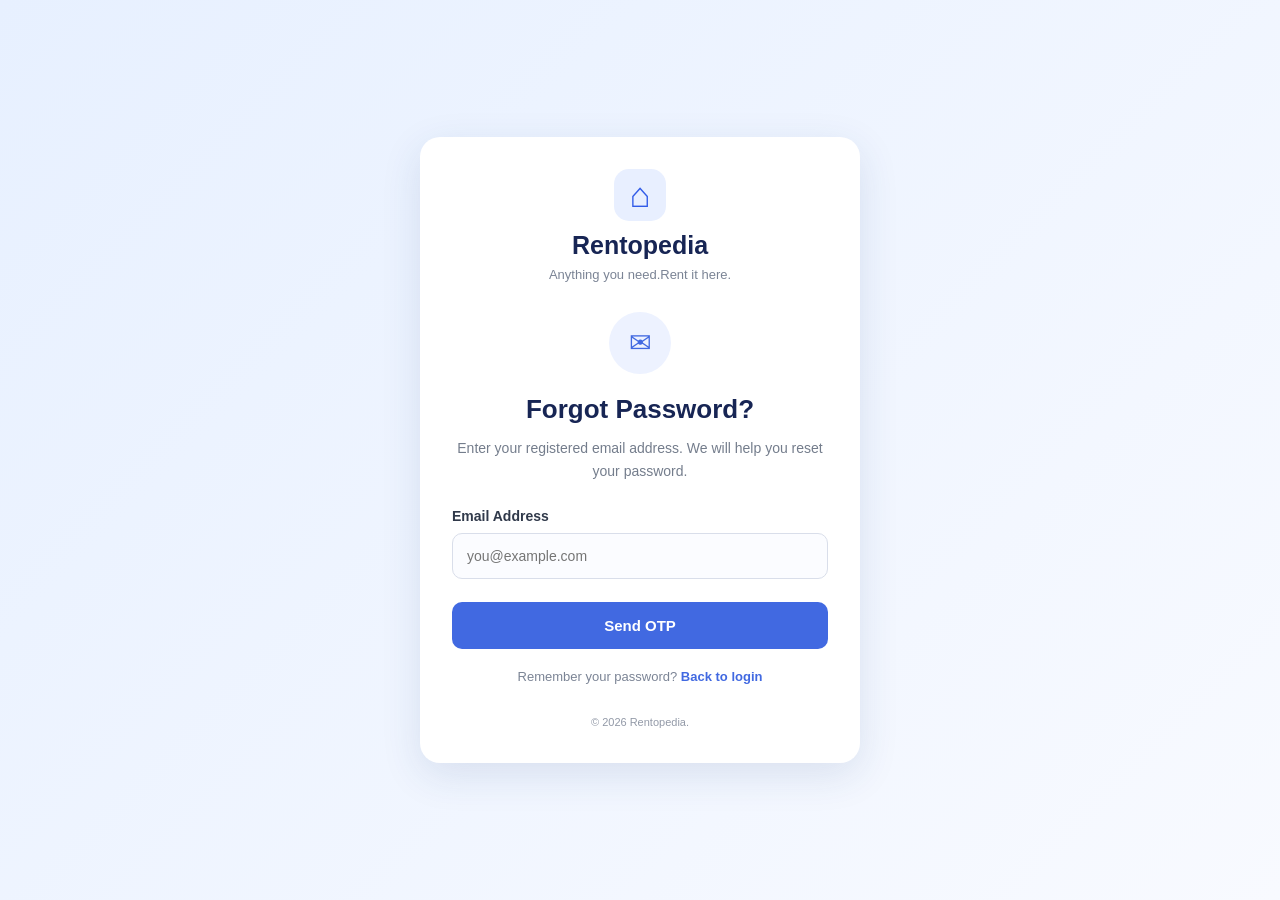
<file: index.html>
<!DOCTYPE html>
<html lang="en">
<head>
    <meta charset="UTF-8">
    <meta name="viewport" content="width=device-width, initial-scale=1.0">
    <title>Rental App - Password Reset</title>
    <link rel="stylesheet" href="style.css">
</head>
<body>

    <div class="container">

        <div class="brand">
            <div class="brand-icon">⌂</div>
            <h2>Rentopedia<span></span></h2>
            <p>Anything you need.Rent it here.</p>
        </div>

        <!-- Step 1: Forgot Password -->
        <section id="forgotPage" class="page active">
            <div class="icon-circle">✉</div>
            <h1>Forgot Password?</h1>
            <p class="description">
                Enter your registered email address.
                We will help you reset your password.
            </p>

            <form id="forgotForm">
                <label for="email">Email Address</label>
                <input type="email" id="email"
                    placeholder="you@example.com" required>

                <button type="submit">Send OTP</button>
            </form>

            <p class="message" id="forgotMessage"></p>

            <p class="back-text">
                Remember your password?
                <a href="#" id="backToLogin">Back to login</a>
            </p>
        </section>

        <!-- Step 2: OTP Verification -->
        <section id="otpPage" class="page">
            <div class="icon-circle">✓</div>
            <h1>Verify OTP</h1>
            <p class="description">
                Enter the 6-digit OTP generated for
                <strong id="emailDisplay"></strong>.
            </p>

            <form id="otpForm">
                <label for="otp">One-Time Password</label>
                <input type="text" id="otp"
                    placeholder="Enter 6-digit OTP"
                    inputmode="numeric"
                    maxlength="6"
                    pattern="[0-9]{6}" required>

                <button type="submit">Verify OTP</button>
            </form>

            <p class="message" id="otpMessage"></p>
            <p class="demo-otp" id="demoOtp"></p>

            <p class="back-text">
                Didn't receive it?
                <a href="#" id="resendOtp">Resend OTP</a>
            </p>

            <p class="back-text">
                <a href="#" id="editEmail">Change email address</a>
            </p>
        </section>

        <!-- Step 3: Reset Password -->
        <section id="resetPage" class="page">
            <div class="icon-circle">🔒</div>
            <h1>Reset Password</h1>
            <p class="description">
                Create a strong new password for your rental account.
            </p>

            <form id="resetForm">
                <label for="newPassword">New Password</label>
                <div class="password-box">
                    <input type="password" id="newPassword"
                        placeholder="Minimum 8 characters"
                        minlength="8" required>
                    <button type="button" class="toggle"
                        data-target="newPassword">Show</button>
                </div>

                <label for="confirmPassword">Confirm Password</label>
                <div class="password-box">
                    <input type="password" id="confirmPassword"
                        placeholder="Enter password again" required>
                    <button type="button" class="toggle"
                        data-target="confirmPassword">Show</button>
                </div>

                <p class="hint">
                    Use at least 8 characters.
                </p>

                <button type="submit">Reset Password</button>
            </form>

            <p class="message" id="resetMessage"></p>
        </section>

        <!-- Step 4: Success -->
        <section id="successPage" class="page">
            <div class="icon-circle success-icon">✓</div>
            <h1>Password Reset!</h1>
            <p class="description">
                Your demo password has been reset successfully.
                You can now return to the login page.
            </p>
            <button id="finishButton">Back to Login</button>
        </section>

        <footer>© 2026 Rentopedia.</footer>

    </div>

    <script src="forget.js"></script>
</body>
</html>
</file>
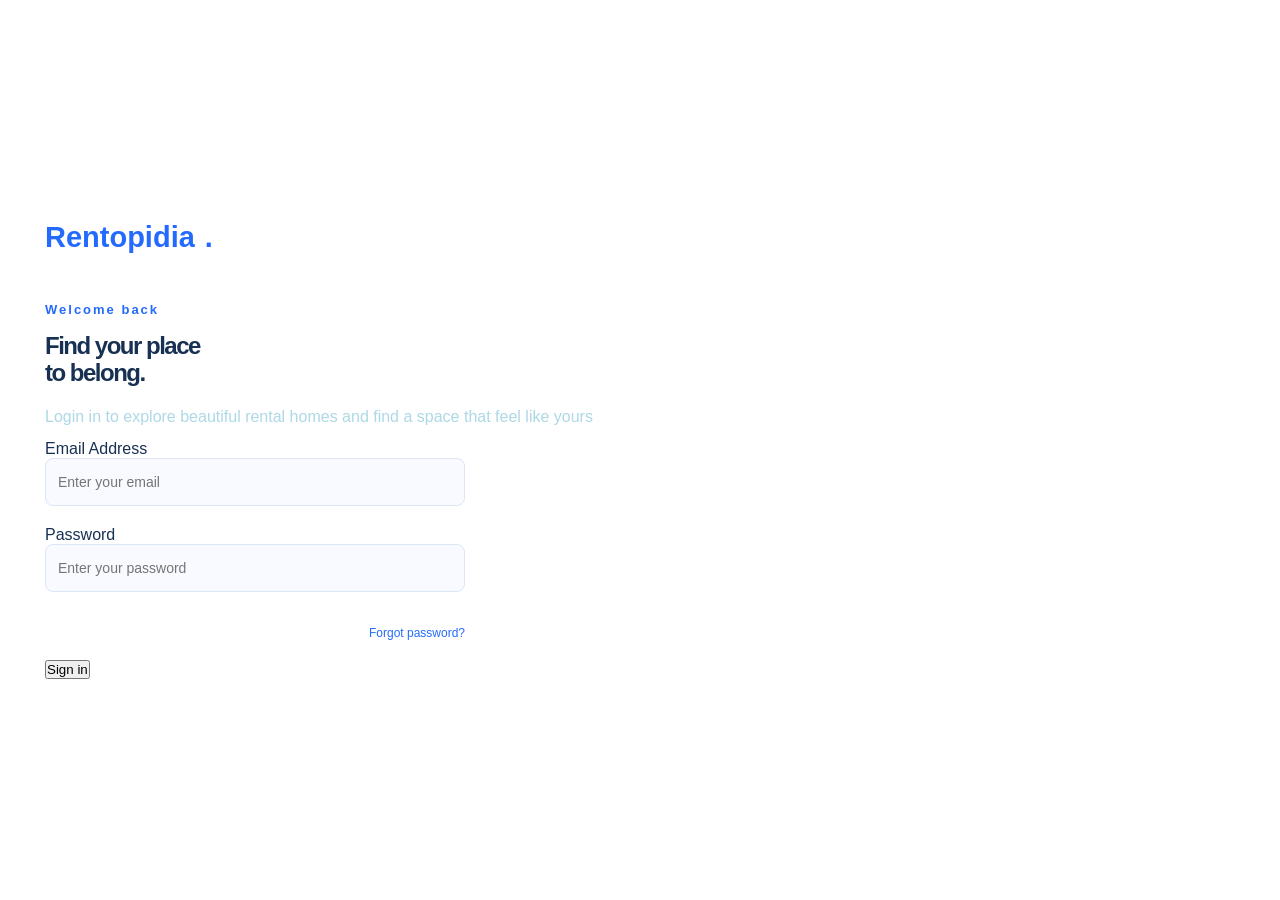
<file: templates/index.html>
<!DOCTYPE html>
<html lang="en">
<head>
    <meta charset="UTF-8">
    <meta name="viewport" content="width=device-width, initial-scale=1.0">
    <title>Document</title>
    <link rel="stylesheet" href="../static/css/style.css">
    
</head>
<body>
    <main class="page">
    <section class="login-page">
        <a class="brand" href="#">Rentopidia<span>.</span></a>

        <div class="intro">
            <p class="eyebrow">Welcome back</p>
            <h1>Find your place<br>to belong.</h1>
            <p class="description">Login in to explore beautiful rental homes and find a space that feel like yours</p>

        </div>

        <form class="login-form">
            <label for="email">Email Address</label>
            <input type="email" id="email" placeholder="Enter your email" required>

            <label for="password">Password</label>
            <input type="password" id="password" placeholder="Enter your password" required>
            <a href="#" class="forget">Forgot password?</a>
            <button type="submit">Sign in</button>
        </form>

    </section>
    
    

    
</main>
</body>
</html>
</file>
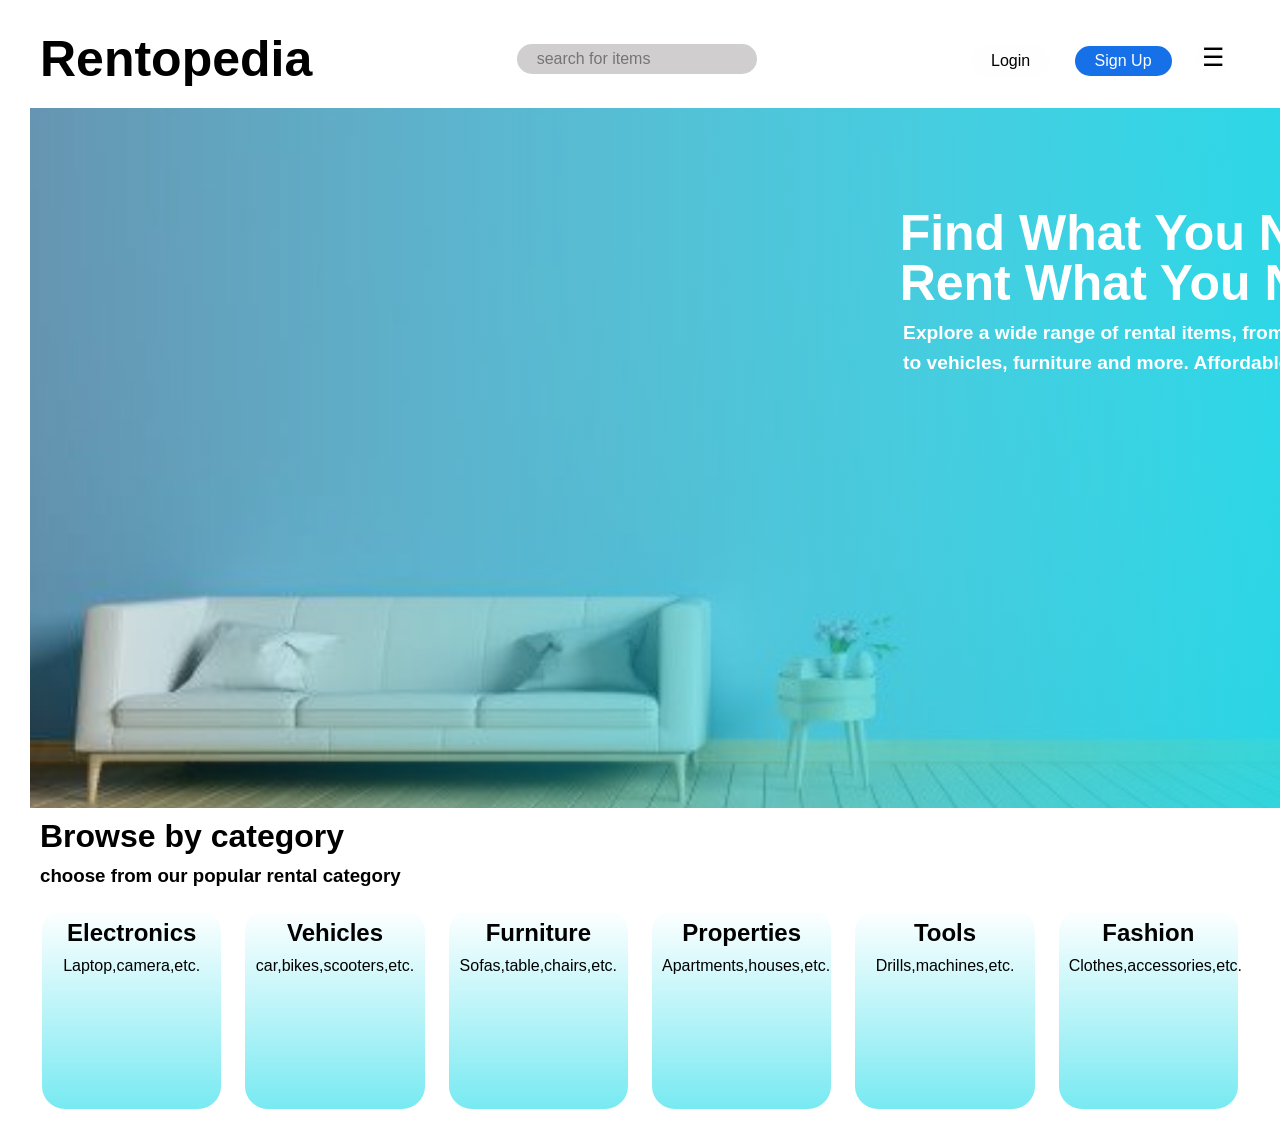
<file: landing_page.html>
<!DOCTYPE html>
<html lang="en">
<head>
    <meta charset="UTF-8">
    <meta name="viewport" content="width=device-width, initial-scale=1.0">
    <title>landing page</title>
    <link rel="stylesheet" href="landing_page.css">
</head>
<body>

    <!-- HEADER -->

    <div class="header">
        <h1>Rentopedia</h1>
        <input class="searchbutton" type="text" placeholder="search for items">
        <div>
            <button class="Loginbutton">Login</button>
            <button class="Signbutton">Sign Up</button>
            <button class="menu">☰</button>
        </div>
    </div>

    <div class="bgimage">
        <h1>Find What You Need,<br>Rent What You Need</h1>
        <h2>Explore a wide range of rental items, from electronics <br> to vehicles, furniture and more. Affordable. Flexible. Easy</h2>
    </div>


    <!-- categorys heading-->

    <div>
        <h1>Browse by category</h1>
        <h3>choose from our popular rental category </h3>
    </div>


    <!-- category -->



       <div class="card-container">
                <div class="card">
                    <h2 class="head1">Electronics</h2>
                    <p class="sub">
                        Laptop,camera,etc.
                    </p>
                </div>

                <div class="card">
                    <h2 class="head1">Vehicles</h2>
                    <p class="sub">
                        car,bikes,scooters,etc.
                    </p>
                </div>

                <div class="card">
                    <h2 class="head1">Furniture</h2>
                    <p class="sub">
                        Sofas,table,chairs,etc.
                    </p>
                </div>

                <div class="card">
                    <h2 class="head1">Properties</h2>
                    <p class="sub">
                        Apartments,houses,etc.
                    </p>
                </div>

                <div class="card">
                    <h2 class="head1">Tools</h2>
                    <p class="sub">
                        Drills,machines,etc.
                    </p>
                </div>

                <div class="card">
                    <h2 class="head1">Fashion</h2>
                    <p class="sub">
                        Clothes,accessories,etc.
                    </p>
                </div>
            </div>
    
    
</body>
</html>
</file>
<file: style.css>
* {
    margin: 0;
    padding: 0;
    box-sizing: border-box;
}

body {
    font-family: Arial, Helvetica, sans-serif;
    min-height: 100vh;
    display: flex;
    justify-content: center;
    align-items: center;
    padding: 25px 15px;
    background: linear-gradient(135deg, #e7f0ff, #f8faff);
    color: #1f2937;
}

.container {
    width: 100%;
    max-width: 440px;
    padding: 32px;
    background: #ffffff;
    border-radius: 20px;
    box-shadow: 0 12px 40px rgba(30, 64, 120, 0.12);
}

.brand {
    text-align: center;
    margin-bottom: 30px;
}

.brand-icon {
    width: 52px;
    height: 52px;
    margin: 0 auto 10px;
    display: grid;
    place-items: center;
    border-radius: 15px;
    background: #e8efff;
    color: #315be8;
    font-size: 35px;
}

.brand h2 {
    font-size: 25px;
    color: #172554;
}

.brand h2 span {
    color: #4169e1;
}

.brand p {
    margin-top: 7px;
    color: #7b8495;
    font-size: 13px;
}

.page {
    display: none;
}

.page.active {
    display: block;
    animation: appear 0.3s ease;
}

@keyframes appear {
    from {
        opacity: 0;
        transform: translateY(8px);
    }
    to {
        opacity: 1;
        transform: translateY(0);
    }
}

.icon-circle {
    width: 62px;
    height: 62px;
    margin: 0 auto 20px;
    border-radius: 50%;
    background: #edf2ff;
    color: #4169e1;
    display: grid;
    place-items: center;
    font-size: 27px;
}

h1 {
    text-align: center;
    font-size: 26px;
    margin-bottom: 12px;
    color: #172554;
}

.description {
    text-align: center;
    color: #747d8c;
    line-height: 1.6;
    font-size: 14px;
    margin-bottom: 26px;
    overflow-wrap: anywhere;
}

label {
    display: block;
    font-size: 14px;
    font-weight: 600;
    margin-bottom: 9px;
    margin-top: 18px;
    color: #30394a;
}

input {
    width: 100%;
    padding: 14px;
    border: 1px solid #d9deea;
    border-radius: 10px;
    outline: none;
    font-size: 14px;
    background: #fbfcff;
    color: #1f2937;
}

input:focus {
    border-color: #4169e1;
    box-shadow: 0 0 0 3px rgba(65, 105, 225, 0.12);
}

form > button,
#finishButton {
    width: 100%;
    border: none;
    border-radius: 10px;
    padding: 15px;
    margin-top: 23px;
    background: #4169e1;
    color: #ffffff;
    font-size: 15px;
    font-weight: 600;
    cursor: pointer;
    transition: background 0.2s;
}

form > button:hover,
#finishButton:hover {
    background: #294cc0;
}

.back-text {
    margin-top: 20px;
    text-align: center;
    color: #7b8495;
    font-size: 13px;
}

a {
    color: #4169e1;
    text-decoration: none;
    font-weight: 600;
}

a:hover {
    text-decoration: underline;
}

.message {
    text-align: center;
    font-size: 13px;
    margin-top: 14px;
    line-height: 1.5;
    overflow-wrap: anywhere;
}

.message.error {
    color: #dc2626;
}

.message.success {
    color: #15803d;
}

.demo-otp {
    margin-top: 12px;
    padding: 10px;
    border-radius: 8px;
    background: #fff7df;
    color: #805c00;
    text-align: center;
    font-size: 13px;
    line-height: 1.6;
    overflow-wrap: anywhere;
}

.password-box {
    position: relative;
}

.password-box input {
    padding-right: 65px;
}

.toggle {
    position: absolute;
    right: 12px;
    top: 50%;
    transform: translateY(-50%);
    border: none;
    background: transparent;
    color: #4169e1;
    cursor: pointer;
    font-weight: 600;
    font-size: 12px;
}

.hint {
    color: #7b8495;
    font-size: 12px;
    margin-top: 9px;
}

.success-icon {
    background: #dcfce7;
    color: #15803d;
}

footer {
    text-align: center;
    font-size: 11px;
    color: #9299a7;
    margin-top: 30px;
    line-height: 1.5;
}

@media (max-width: 480px) {
    .container {
        padding: 24px 20px;
    }

    h1 {
        font-size: 23px;
    }
}
</file>
<file: static/css/style.css>
* {
  margin: 0;
  padding: 0;
  box-sizing: border-box;
}

body{
font-family: Arial, Helvetica, sans-serif;
color:#183153;
background-color: f2f7ff;
min-height: 100vh;
}

.page{
  min-height: 100vh;
  display: grid;
  grid-template-columns: 1fr 1fr;
  background-color: white;
}

.login-page{
  padding: 45px;
  display: flex;
  flex-direction: column;
  justify-content: center;
  animation: enterLeft 0.8s ease both;
}
.brand{
  color: #246bfd;
  text-decoration: none;
  font-size: 29px;
  font-weight: 800;
  display: flex;
  align-items: center;
  gap: 10px;
  margin-bottom: 48px;
}

.eyebrow{
  color: #246bfd;
  font-size: 13px;
  font-weight: bold;
  letter-spacing: 2px;
  margin-bottom: 15px;


}
h1{

  font-size: clamp(34px,3ww,49px);
  line-height: 1.13;
  letter-spacing: -1.5px;

}

.description{
  color: lightblue;
  line-height: 1.7;
  margin: 17px 0 32px;
  max-width: 600;
  margin-bottom: 10px;
}

.login-form{
  width: 100%;
  max-width: 420px;
  
  
}
.login-form input[type="email"],
.login-form input[type="password"]{
  width: 100%;
  height: 48px;
  padding: 12px;
  margin-bottom: 20px;
  border: 1px solid #dce6f5;
  border-radius: 8px;
  background-color: #f8faff;
  color: #183153;
  font-size: 14px;
  outline:none;

}
.login-form input.focus{
  border-color: #246bfd;
}

.forget{
  display: block;
  text-align: right;
  color: #246bfd;
  text-decoration: none;
  font-size: 12px;
  margin: 14px 0 20px;
}
</file>
<file: landing_page.css>
*{
    margin: 10px;
    font-family: sans-serif;
}

.header{
    display: flex;
    justify-content: space-between;
    align-items: center;
}

.header h1 {
    font-size: 50px;
}

.searchbutton{
    background-color:rgb(208, 206, 206);
    color:rgb(0, 0, 0);
    padding: 6px 20px;
    font-size: 16px;
    border:4px;
    border-radius: 50px;
    
}

.Loginbutton{
    font-style: bold;
    background-color:rgb(254, 254, 254);
    color:rgb(0, 0, 0);
    padding: 6px 20px;
    font-size: 16px;
    border:4px;
    border-radius: 50px;
}

.Signbutton{
    font-style: bold;
    background-color:#1670e8;
    color:white;
    padding: 6px 20px;
    font-size: 16px;
    border:4px;
    border-radius: 50px;

}

.menu{
    background-color:rgb(254, 254, 254);
    color:rgb(0, 0, 0);
    font-size: 25px;
    border:4px;
    border-radius: 50px;

}

.bgimage{
    width: 1495px;
    height: 700px; 
    line-height: 50px;
    font-family: sans-serif;
    background-size: cover;
    background-position: center;
    background-image:linear-gradient(to right, rgba(0, 0, 0, 0),#16dae8),url("WhatsApp Image 2026-10-14 at 12.39.10 AM.jpeg")
}

.bgimage h1{
    color: white;
    display: flex;
    justify-content: end;
    padding-top: 100px;
    font-size: 50px;
    padding-right: 120px;
    
}

.bgimage h2{
    color: white;
    display: flex;
    justify-content: end;
    line-height: 30px;
    font-size: larger;
    padding-right: 88px;
  
}



.card-container{
  display: grid;
  grid-template-columns: repeat(auto-fit, minmax(200px, 1fr));
  
}


.card{
  text-align: center;
  height: 200px;
  background: linear-gradient(to bottom, #fff,#16dae894);
  border: 2px solid #fff;
  border-radius: 25px;
 
}
</file>
